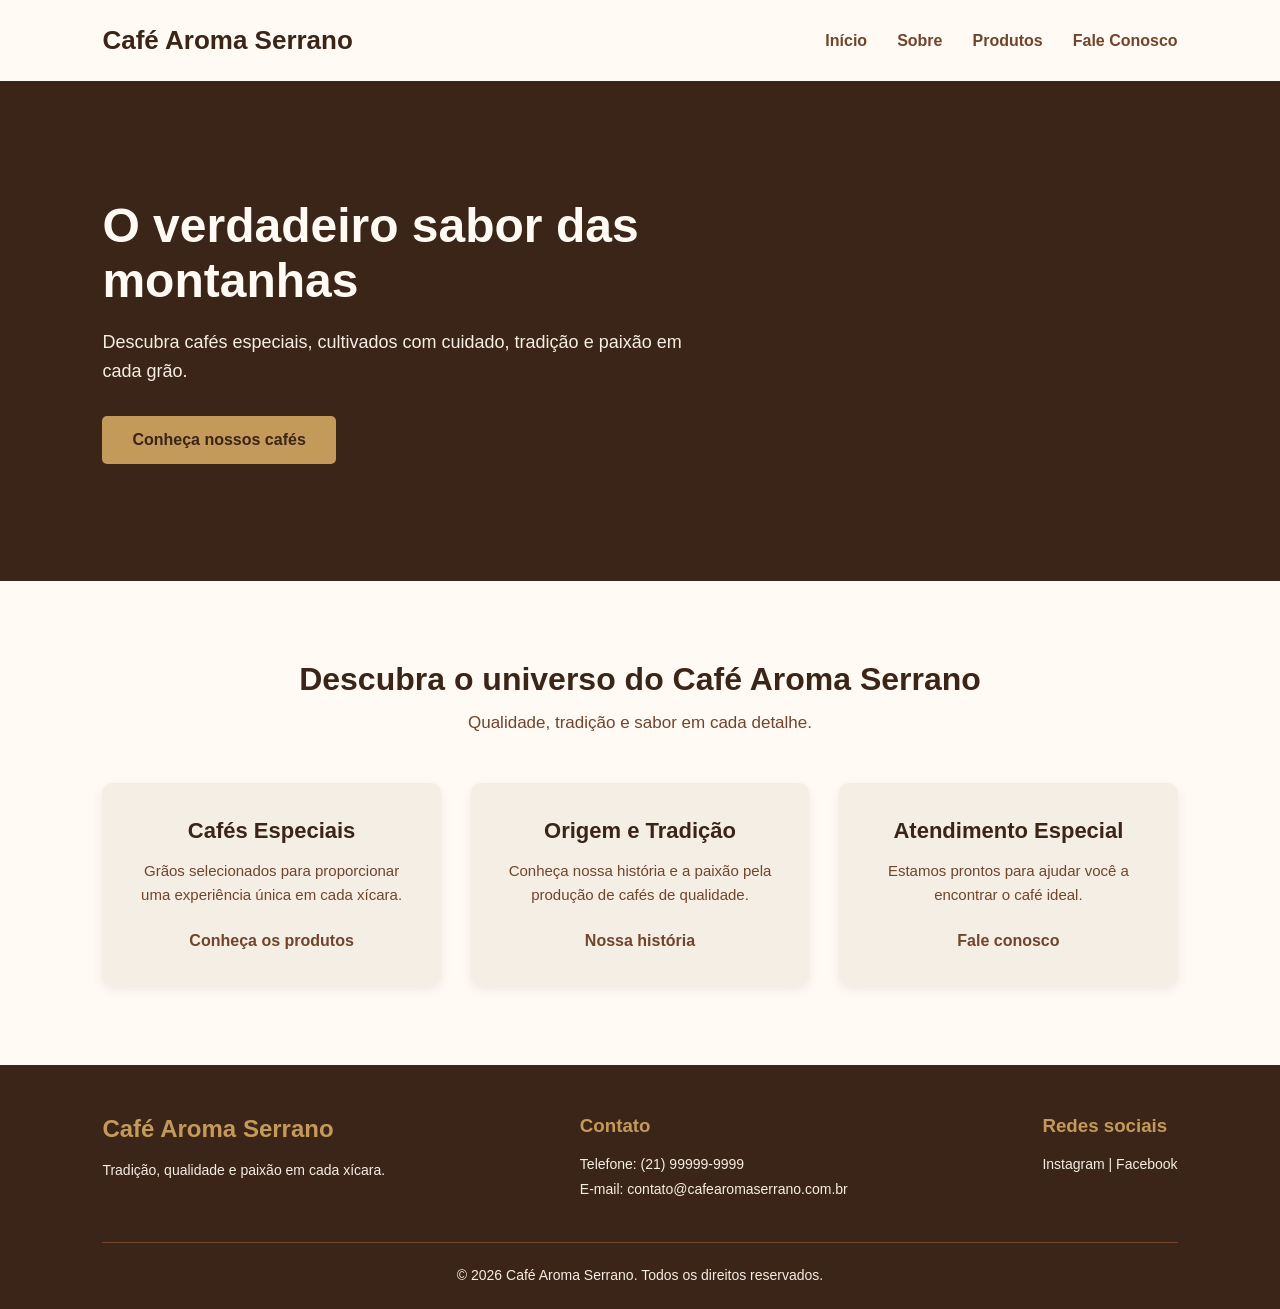
<file: index.html>
<!DOCTYPE html>
<html lang="pt-BR">
<head>
    <meta charset="UTF-8">
    <meta name="viewport" content="width=device-width, initial-scale=1.0">
    <title>Café Aroma Serrano</title>
    <link rel="stylesheet" href="css/style.css">
</head>

<body>

    <header class="header">
        <div class="logo">
            <h1>Café Aroma Serrano</h1>
        </div>

             <nav class="menu">
            <!-- <div class="logo">: agrupa o nome da cafeteria. -->
                <a href="index.html">Início</a>
                <a href="sobre.html">Sobre</a>
                <a href="produtos.html">Produtos</a>
                <a href="contato.html">Fale Conosco</a>
             </nav>

    </header>

    <main>

        <section class="banner">

            <div class="banner-conteudo">

            <h2>O verdadeiro sabor das montanhas</h2>

                     <p>
                     Descubra cafés especiais, cultivados com cuidado,
                     tradição e paixão em cada grão.
                     </p>
                      <a href="produtos.html" class="botao">
                     Conheça nossos cafés
                      </a>

             </div>

         </section>

        <section class="destaques">

        <div class="titulo-secao">
        <h2>Descubra o universo do Café Aroma Serrano</h2>

        <p>
            Qualidade, tradição e sabor em cada detalhe.
        </p>
         </div>

        <div class="cards-container">

        <div class="card">
            <h3>Cafés Especiais</h3>

            <p>
                Grãos selecionados para proporcionar
                uma experiência única em cada xícara.
            </p>

            <a href="produtos.html">Conheça os produtos</a>
        </div>

        <div class="card">
            <h3>Origem e Tradição</h3>

            <p>
                Conheça nossa história e a paixão
                pela produção de cafés de qualidade.
            </p>

            <a href="sobre.html">Nossa história</a>
        </div>

        <div class="card">
            <h3>Atendimento Especial</h3>

            <p>
                Estamos prontos para ajudar você
                a encontrar o café ideal.
            </p>

            <a href="contato.html">Fale conosco</a>
        </div>

        </div>

        </section>

    </main>

    <footer class="footer">

        <div class="footer-conteudo">

        <div class="footer-logo">
            <h2>Café Aroma Serrano</h2>

            <p>
                Tradição, qualidade e paixão em cada xícara.
            </p>
        </div>

        <div class="footer-contato">
            <h3>Contato</h3>

            <p>Telefone: (21) 99999-9999</p>
            <p>E-mail: contato@cafearomaserrano.com.br</p>
        </div>

        <div class="footer-redes">
            <h3>Redes sociais</h3>

            <p>Instagram | Facebook</p>
        </div>

         </div>

        <div class="footer-final">
        <p>
            © <span id="ano-atual"></span> Café Aroma Serrano.
            Todos os direitos reservados.
        </p>
         </div>

    </footer>
    <script src="js/script.js"></script>
</body>

</html>
</file>
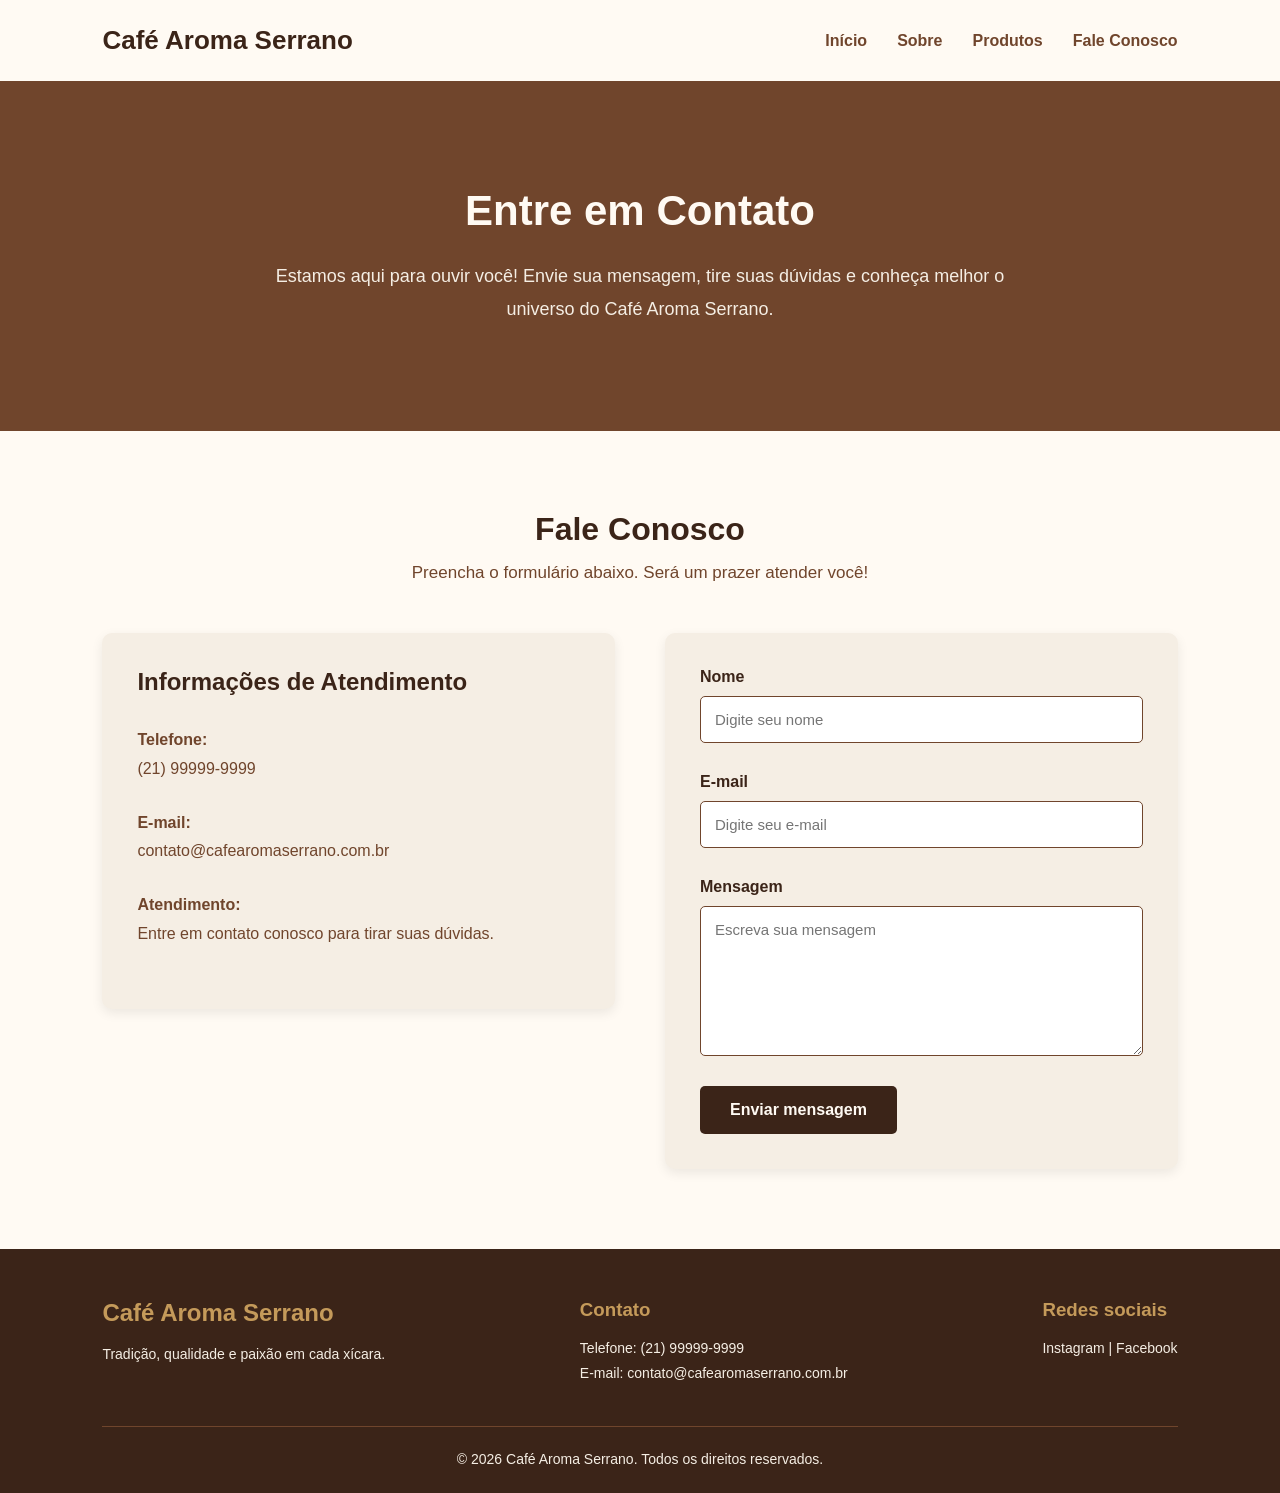
<file: contato.html>
<!DOCTYPE html>
<html lang="pt-BR">
<head>
    <meta charset="UTF-8">
    <meta name="viewport" content="width=device-width, initial-scale=1.0">
    <title>Contato | Café Aroma Serrano</title>
    <link rel="stylesheet" href="css/style.css">
</head>

<body>

    <header class="header">
        <div class="logo">
            <h1>Café Aroma Serrano</h1>
        </div>

             <nav class="menu">
            <!-- <div class="logo">: agrupa o nome da cafeteria. -->
                <a href="index.html">Início</a>
                <a href="sobre.html">Sobre</a>
                <a href="produtos.html">Produtos</a>
                <a href="contato.html">Fale Conosco</a>
             </nav>

    </header>

    <main>
        <section class="contato-banner">

            <div class="contato-banner-conteudo">

                <h2>Entre em Contato</h2>

                    <p>
                        Estamos aqui para ouvir você!
                        Envie sua mensagem, tire suas dúvidas
                        e conheça melhor o universo do Café Aroma Serrano.
                    </p>

            </div>

        </section>

        <section class="contato">

            <div class="titulo-secao">

                <h2>Fale Conosco</h2>

                    <p>
                        Preencha o formulário abaixo.
                        Será um prazer atender você!
                    </p>

            </div>

            <div class="contato-container">
                <div class="contato-informacoes">

                    <h3>Informações de Atendimento</h3>

                    <p>
                        <strong>Telefone:</strong><br>
                        (21) 99999-9999
                    </p>

                    <p>
                        <strong>E-mail:</strong><br>
                        contato@cafearomaserrano.com.br
                    </p>

                    <p>
                        <strong>Atendimento:</strong><br>
                        Entre em contato conosco para tirar suas dúvidas.
                    </p>

                </div>
                
                <form id="form-contato">

                    <div class="campo-formulario">
                        <label for="nome">Nome</label>
                        <input type="text" id="nome" name="nome"
                            placeholder="Digite seu nome">

                        <small class="erro"></small>
                    </div>

                    <div class="campo-formulario">
                        <label for="email">E-mail</label>
                        <input type="email" id="email" name="email"
                            placeholder="Digite seu e-mail">

                        <small class="erro"></small>
                    </div>

                    <div class="campo-formulario">
                        <label for="mensagem">Mensagem</label>
                        <textarea id="mensagem" name="mensagem"
                            placeholder="Escreva sua mensagem"></textarea>

                        <small class="erro"></small>
                    </div>

                    <button type="submit" class="botao-enviar">
                        Enviar mensagem
                    </button>

                    <p id="mensagem-sucesso"></p>

                </form>

            </div>

        </section>
      
    </main>

    <footer class="footer">

        <div class="footer-conteudo">

        <div class="footer-logo">
            <h2>Café Aroma Serrano</h2>

            <p>
                Tradição, qualidade e paixão em cada xícara.
            </p>
        </div>

        <div class="footer-contato">
            <h3>Contato</h3>

            <p>Telefone: (21) 99999-9999</p>
            <p>E-mail: contato@cafearomaserrano.com.br</p>
        </div>

        <div class="footer-redes">
            <h3>Redes sociais</h3>

            <p>Instagram | Facebook</p>
        </div>

         </div>

        <div class="footer-final">
        <p>
            © <span id="ano-atual"></span> Café Aroma Serrano.
            Todos os direitos reservados.
        </p>
         </div>

    </footer>
    <script src="js/script.js"></script>
</body>

</html>
</file>
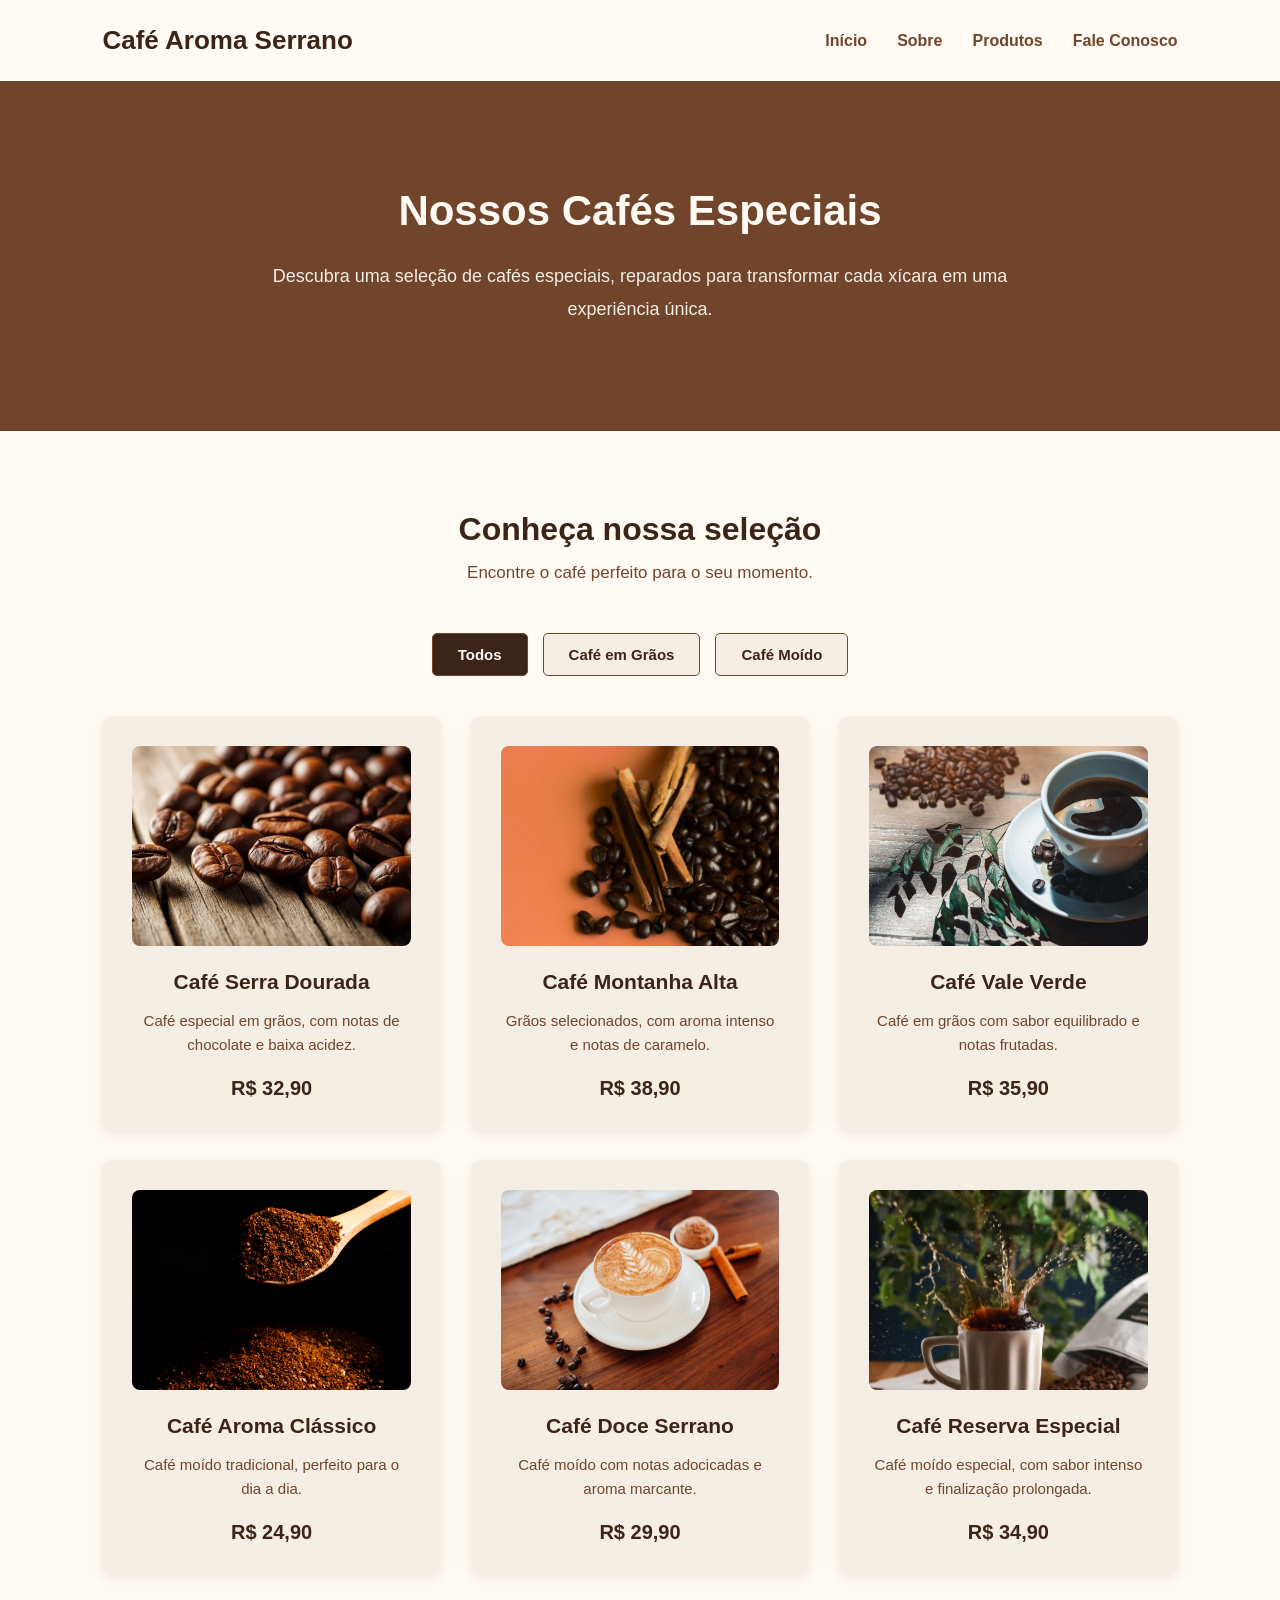
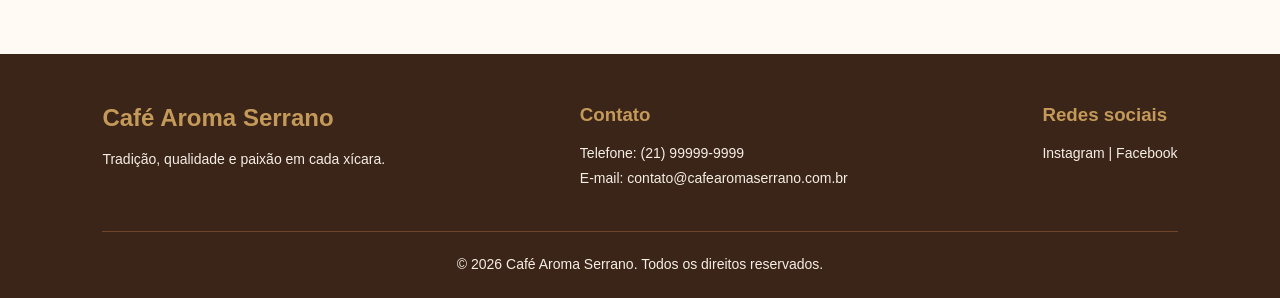
<file: produtos.html>
<!DOCTYPE html>
<html lang="pt-BR">
<head>
    <meta charset="UTF-8">
    <meta name="viewport" content="width=device-width, initial-scale=1.0">
    <title>Produtos | Café Aroma Serrano</title>
    <link rel="stylesheet" href="css/style.css">
</head>

<body>

    <header class="header">
        <div class="logo">
            <h1>Café Aroma Serrano</h1>
        </div>

             <nav class="menu">
            <!-- <div class="logo">: agrupa o nome da cafeteria. -->
                <a href="index.html">Início</a>
                <a href="sobre.html">Sobre</a>
                <a href="produtos.html">Produtos</a>
                <a href="contato.html">Fale Conosco</a>
             </nav>

    </header>

    <main>

        <section class="produtos-banner">

            <div class="produtos-banner-conteudo">

                <h2>Nossos Cafés Especiais</h2>

                <p>
                Descubra uma seleção de cafés especiais,
                reparados para transformar cada xícara
                em uma experiência única.
                </p>

            </div>

        </section>

        <section class="produtos">

            <div class="titulo-secao">

                <h2>Conheça nossa seleção</h2>

                    <p>
                        Encontre o café perfeito para o seu momento.
                    </p>

            </div>

            <div class="filtros-produtos">

                <button class="filtro ativo" data-categoria="todos">
                    Todos
                </button>

                <button class="filtro" data-categoria="graos">
                    Café em Grãos
                </button>

                <button class="filtro" data-categoria="moido">
                    Café Moído
                </button>
                
            </div>

            <div class="produtos-container">

            <div class="produto-card" data-categoria="graos">
                <img src="img/cafe-serra-dourada.jpg" alt="Grãos de café Serra Dourada">
                <h3>Café Serra Dourada</h3>

                    <p>
                        Café especial em grãos, com notas de chocolate
                        e baixa acidez.
                    </p>

                        <span>R$ 32,90</span>

            </div>

            <div class="produto-card" data-categoria="graos">
                <img src="img/cafe-montanha-alta.jpg" alt="Grãos de café Montanha Alta">
                <h3>Café Montanha Alta</h3>

                    <p>
                        Grãos selecionados, com aroma intenso
                        e notas de caramelo.
                    </p>

                        <span>R$ 38,90</span>

            </div>

            <div class="produto-card" data-categoria="graos">
                <img src="img/cafe-vale-verde.jpg" alt="Grãos de café Vale Verde">
                <h3>Café Vale Verde</h3>

                <p>
                    Café em grãos com sabor equilibrado
                    e notas frutadas.
                </p>

                    <span>R$ 35,90</span>

            </div>

            <div class="produto-card" data-categoria="moido">
                <img src="img/cafe-aroma-classico.jpg" alt="Café Aroma Clássico moído">
                <h3>Café Aroma Clássico</h3>

                <p>
                    Café moído tradicional, perfeito
                    para o dia a dia.
                </p>

                    <span>R$ 24,90</span>

            </div>

            <div class="produto-card" data-categoria="moido">
                <img src="img/cafe-doce-serrano.jpg" alt="Café Doce Serrano moído">
                <h3>Café Doce Serrano</h3>

                <p>
                    Café moído com notas adocicadas
                    e aroma marcante.
                </p>

                    <span>R$ 29,90</span>

            </div>

            <div class="produto-card" data-categoria="moido">
             <img src="img/cafe-reserva-especial.jpg" alt="Café Reserva Especial moído">   
            <h3>Café Reserva Especial</h3>

                <p>
                    Café moído especial, com sabor intenso
                    e finalização prolongada.
                </p>

                    <span>R$ 34,90</span>

            </div>

            </div>
        </section>

    </main>

    <footer class="footer">

        <div class="footer-conteudo">

        <div class="footer-logo">
            <h2>Café Aroma Serrano</h2>

            <p>
                Tradição, qualidade e paixão em cada xícara.
            </p>
        </div>

        <div class="footer-contato">
            <h3>Contato</h3>

            <p>Telefone: (21) 99999-9999</p>
            <p>E-mail: contato@cafearomaserrano.com.br</p>
        </div>

        <div class="footer-redes">
            <h3>Redes sociais</h3>

            <p>Instagram | Facebook</p>
        </div>

         </div>

        <div class="footer-final">
        <p>
            © <span id="ano-atual"></span> Café Aroma Serrano.
            Todos os direitos reservados.
        </p>
         </div>

    </footer>
    <script src="js/script.js"></script>
</body>

</html>
</file>
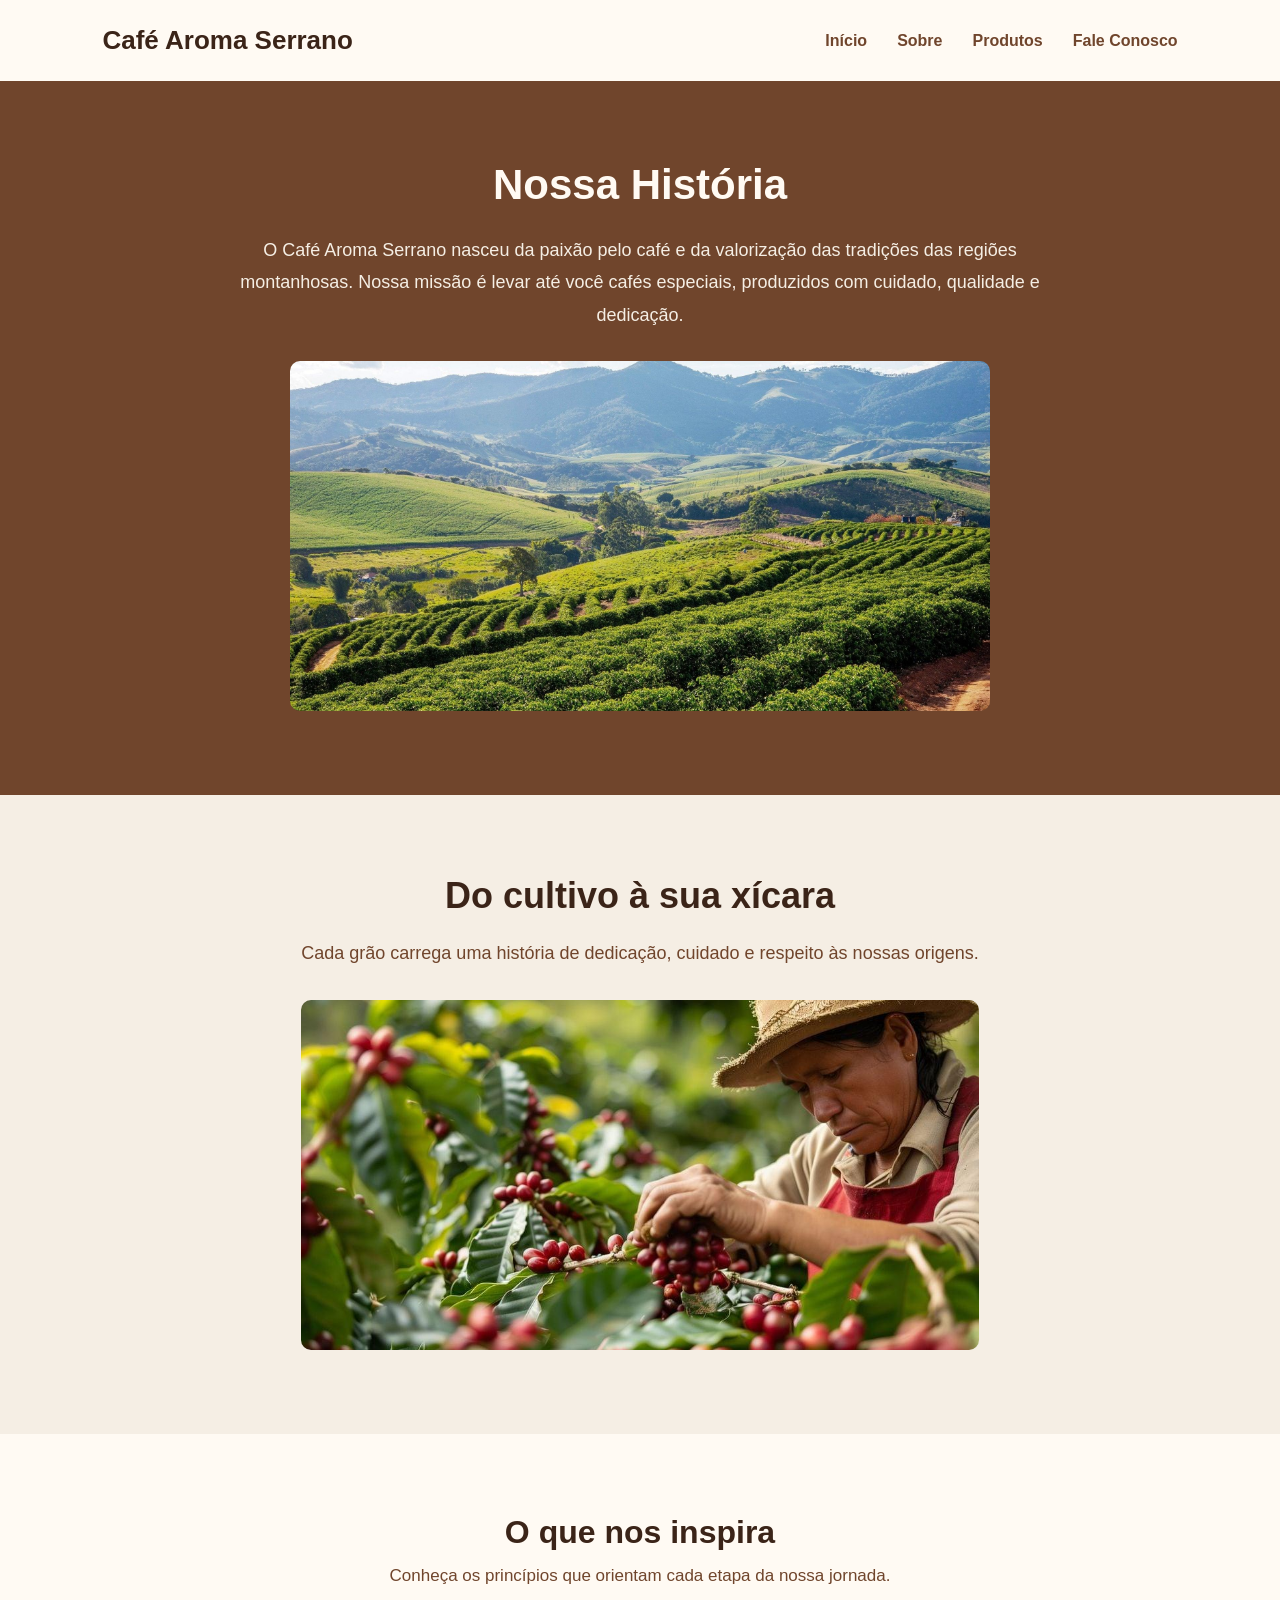
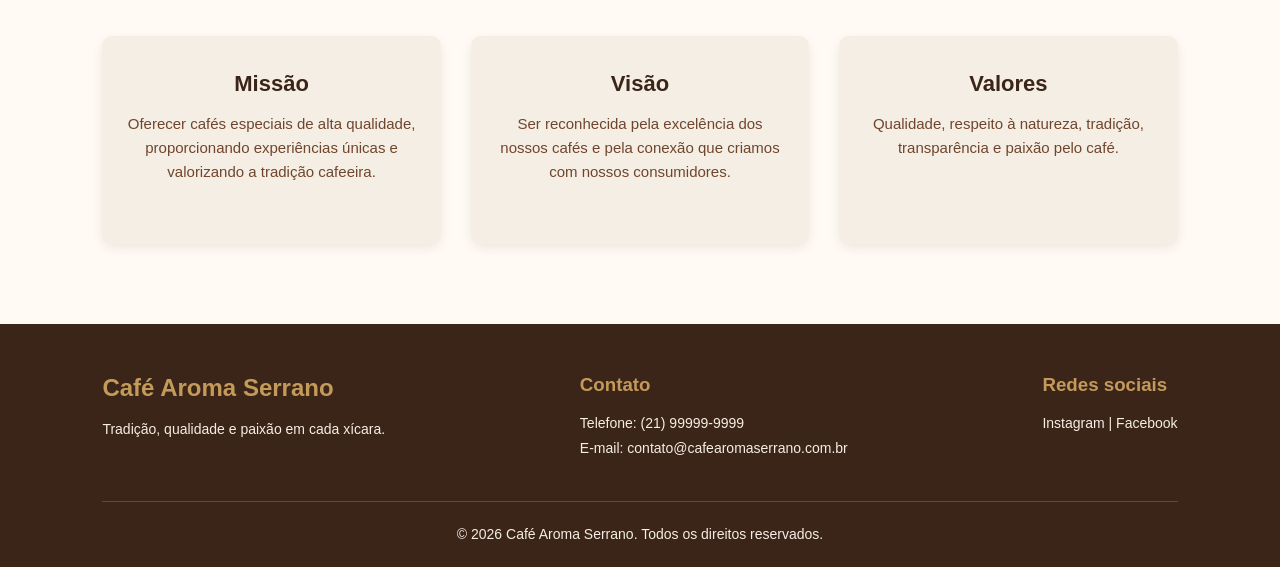
<file: sobre.html>
<!DOCTYPE html>
<html lang="pt-BR">
<head>
    <meta charset="UTF-8">
    <meta name="viewport" content="width=device-width, initial-scale=1.0">
    <title>Sobre | Café Aroma Serrano</title>
    <link rel="stylesheet" href="css/style.css">
</head>

<body>

    <header class="header">
        <div class="logo">
            <h1>Café Aroma Serrano</h1>
        </div>

             <nav class="menu">
            <!-- <div class="logo">: agrupa o nome da cafeteria. -->
                <a href="index.html">Início</a>
                <a href="sobre.html">Sobre</a>
                <a href="produtos.html">Produtos</a>
                <a href="contato.html">Fale Conosco</a>
             </nav>

    </header>

    <main>
        <section class="sobre-banner">

            <div class="sobre-conteudo">

                 <h2> Nossa História </h2>

                      <p>
                            O Café Aroma Serrano nasceu da paixão pelo café
                            e da valorização das tradições das regiões
                            montanhosas. Nossa missão é levar até você
                            cafés especiais, produzidos com cuidado,
                            qualidade e dedicação.
                      </p>
                    <img src="img/plantacao-cafe.jpg" alt="Plantação de café nas montanhas">
            </div>

        </section>

        <section class="sobre-imagem">

            <div class="sobre-imagem-conteudo">
                <h2>Do cultivo à sua xícara</h2>

                    <p>
                    Cada grão carrega uma história de dedicação,
                    cuidado e respeito às nossas origens.
                    </p>
                    <img src="img/colheita-cafe.jpg" alt="Colheita de grãos de café">
            </div>

</section>




        <section class="missao-valores">

            <div class="titulo-secao">
                <h2>O que nos inspira</h2>

                     <p>
                        Conheça os princípios que orientam
                        cada etapa da nossa jornada.
                    </p>
            </div>

            <div class="cards-container">

            <div class="card">
                <h3>Missão</h3>

                    <p>
                    Oferecer cafés especiais de alta qualidade,
                    proporcionando experiências únicas e
                    valorizando a tradição cafeeira.
                    </p>
            </div>

            <div class="card">
                <h3>Visão</h3>

                    <p>
                    Ser reconhecida pela excelência dos nossos
                    cafés e pela conexão que criamos com
                    nossos consumidores.
                    </p>
            </div>

            <div class="card">
                <h3>Valores</h3>

                    <p>
                    Qualidade, respeito à natureza, tradição,
                    transparência e paixão pelo café.
                    </p>
            </div>

            

        </section>
       

    </main>

    <footer class="footer">

        <div class="footer-conteudo">

        <div class="footer-logo">
            <h2>Café Aroma Serrano</h2>

            <p>
                Tradição, qualidade e paixão em cada xícara.
            </p>
        </div>

        <div class="footer-contato">
            <h3>Contato</h3>

            <p>Telefone: (21) 99999-9999</p>
            <p>E-mail: contato@cafearomaserrano.com.br</p>
        </div>

        <div class="footer-redes">
            <h3>Redes sociais</h3>

            <p>Instagram | Facebook</p>
        </div>

         </div>

        <div class="footer-final">
        <p>
            © <span id="ano-atual"></span> Café Aroma Serrano.
            Todos os direitos reservados.
        </p>
         </div>

    </footer>
    <script src="js/script.js"></script>
</body>

</html>
</file>
<file: css/style.css>
/* Configurações gerais */
* {
/* *: aplica configurações a todos os elementos. */
/* margin e padding: removem os espaçamentos padrões. */
    margin: 0;
    padding: 0;
    box-sizing: border-box;
    /* box-sizing: facilita o controle das dimensões dos elementos. */
}

/* Cores principais do projeto */
:root {
/* :root: permite criar variáveis que podemos reutilizar no CSS. */
    --marrom-escuro: #3b2418;
    --marrom: #70452c;
    --bege: #f5eee4;
    --creme: #fffaf3;
    --dourado: #c49a5a;
}

/* Configuração do corpo da página */
body {
    background-color: var(--bege);
    color: var(--marrom-escuro);
    font-family: Arial, sans-serif;
    /* font-family: define a fonte utilizada no site. */
}

/* Cabeçalho */
.header {
    width: 100%;
    padding: 25px 8%;
    background-color: var(--creme);

    display: flex;
    justify-content: space-between;
    align-items: center;
}

/* Logo */
.logo h1 {
    color: var(--marrom-escuro);
    font-size: 26px;
}

/* Menu de navegação */
.menu {
    display: flex;
    gap: 30px;
}

/* Links do menu */
.menu a {
    color: var(--marrom);
    text-decoration: none;
    font-size: 16px;
    font-weight: bold;
}

/* Efeito ao passar o mouse nos links */
.menu a {
    transition: 0.3s;
}

.menu a:hover {
    color: var(--dourado);
}

/* Banner principal */
.banner {
    width: 100%;
    min-height: 500px;
    padding: 80px 8%;

    background-color: var(--marrom-escuro);

    display: flex;
    align-items: center;
}

/* Conteúdo do banner */
.banner-conteudo {
    max-width: 600px;
}

/* Título do banner */
.banner-conteudo h2 {
    color: var(--creme);
    font-size: 48px;
    margin-bottom: 20px;
}

/* Texto do banner */
.banner-conteudo p {
    color: var(--bege);
    font-size: 18px;
    line-height: 1.6;
    margin-bottom: 30px;
}

/* Botão do banner */
.botao {
    display: inline-block;
    padding: 15px 30px;

    background-color: var(--dourado);
    color: var(--marrom-escuro);

    text-decoration: none;
    font-weight: bold;
    border-radius: 5px;

    transition: 0.3s;
}

/* Efeito do botão */
.botao:hover {
    background-color: var(--creme);
}

/* Seção de destaques */
.destaques {
    padding: 80px 8%;
    background-color: var(--creme);
}

/* Título da seção */
.titulo-secao {
    text-align: center;
    margin-bottom: 50px;
}

.titulo-secao h2 {
    font-size: 32px;
    color: var(--marrom-escuro);
    margin-bottom: 15px;
}

.titulo-secao p {
    font-size: 17px;
    color: var(--marrom);
}

/* Container dos cards */
.cards-container {
    display: flex;
    justify-content: center;
    gap: 30px;
}

/* Cada card */
.card {
    background-color: var(--bege);
    padding: 35px 25px;
    border-radius: 10px;

    flex: 1;
    text-align: center;

    box-shadow: 0 4px 12px rgba(0, 0, 0, 0.08);
}

/* Título dos cards */
.card h3 {
    color: var(--marrom-escuro);
    font-size: 22px;
    margin-bottom: 15px;
}

/* Descrição dos cards */
.card p {
    color: var(--marrom);
    font-size: 15px;
    line-height: 1.6;
    margin-bottom: 25px;
}

/* Links dos cards */
.card a {
    color: var(--marrom);
    font-weight: bold;
    text-decoration: none;
    transition: 0.3s;
}

.card a:hover {
    color: var(--dourado);
}

/* Rodapé */
.footer {
    background-color: var(--marrom-escuro);
    color: var(--creme);
    padding: 50px 8% 20px;
}

/* Conteúdo do rodapé */
.footer-conteudo {
    display: flex;
    justify-content: space-between;
    gap: 40px;
    margin-bottom: 40px;
}

/* Títulos do rodapé */
.footer h2,
.footer h3 {
    margin-bottom: 15px;
    color: var(--dourado);
}

/* Textos do rodapé */
.footer p {
    font-size: 14px;
    line-height: 1.8;
    color: var(--bege);
}

/* Parte final do rodapé */
.footer-final {
    border-top: 1px solid var(--marrom);
    padding-top: 20px;
    text-align: center;
}

/* Banner da página Sobre */
.sobre-banner {
    width: 100%;
    min-height: 350px;
    padding: 80px 8%;

    background-color: var(--marrom);

    display: flex;
    align-items: center;
    justify-content: center;

    text-align: center;
}

/* Conteúdo do banner Sobre */
.sobre-conteudo {
    max-width: 800px;
}

/* Título do banner Sobre */
.sobre-conteudo h2 {
    color: var(--creme);
    font-size: 42px;
    margin-bottom: 25px;
}

/* Texto do banner Sobre */
.sobre-conteudo p {
    color: var(--bege);
    font-size: 18px;
    line-height: 1.8;
}

/* Seção de imagem da página Sobre */
.sobre-imagem {
    width: 100%;
    min-height: 350px;
    padding: 80px 8%;

    background-color: var(--bege);

    display: flex;
    align-items: center;
    justify-content: center;

    text-align: center;
}

/* Conteúdo da seção de imagem */
.sobre-imagem-conteudo {
    max-width: 700px;
}

/* Título da seção */
.sobre-imagem-conteudo h2 {
    color: var(--marrom-escuro);
    font-size: 36px;
    margin-bottom: 20px;
}

/* Texto da seção */
.sobre-imagem-conteudo p {
    color: var(--marrom);
    font-size: 18px;
    line-height: 1.8;
}

/* Seção Missão, Visão e Valores */
.missao-valores {
    padding: 80px 8%;
    background-color: var(--creme);
}

/* Imagem da página Sobre */
.sobre-conteudo img {
    width: 100%;
    max-width: 700px;
    height: 350px;

    object-fit: cover;

    margin-top: 30px;
    border-radius: 10px;
}

/* Imagem da seção Do cultivo à sua xícara */
.sobre-imagem-conteudo img {
    width: 100%;
    max-width: 700px;
    height: 350px;

    object-fit: cover;

    margin-top: 30px;
    border-radius: 10px;
}

/* Banner da página Produtos */
.produtos-banner {
    width: 100%;
    min-height: 350px;
    padding: 80px 8%;

    background-color: var(--marrom);

    display: flex;
    align-items: center;
    justify-content: center;

    text-align: center;
}

/* Conteúdo do banner */
.produtos-banner-conteudo {
    max-width: 800px;
}

/* Título do banner */
.produtos-banner-conteudo h2 {
    color: var(--creme);
    font-size: 42px;
    margin-bottom: 25px;
}

/* Texto do banner */
.produtos-banner-conteudo p {
    color: var(--bege);
    font-size: 18px;
    line-height: 1.8;
}

/* Seção de produtos */
.produtos {
    padding: 80px 8%;
    background-color: var(--creme);
}

/* Área dos filtros */
.filtros-produtos {
    display: flex;
    justify-content: center;
    gap: 15px;
    margin-bottom: 40px;
}

/* Botões de filtro */
.filtro {
    padding: 12px 25px;

    background-color: var(--bege);
    color: var(--marrom-escuro);

    border: 1px solid var(--marrom);
    border-radius: 5px;

    font-size: 15px;
    font-weight: bold;

    cursor: pointer;
    transition: 0.3s;
}

/* Efeito ao passar o mouse */
.filtro:hover {
    background-color: var(--dourado);
}

/* Categoria selecionada */
.filtro.ativo {
    background-color: var(--marrom-escuro);
    color: var(--creme);
}

/* Grade de produtos */
.produtos-container {
    display: grid;
    grid-template-columns: repeat(3, 1fr);
    gap: 30px;
}

/* Card individual de cada produto */
.produto-card {
    background-color: var(--bege);
    padding: 30px;
    border-radius: 10px;

    text-align: center;

    box-shadow: 0 4px 12px rgba(0, 0, 0, 0.08);

    transition: 0.3s;
}

/* Efeito ao passar o mouse no card */
.produto-card:hover {
    transform: translateY(-5px);
    box-shadow: 0 8px 18px rgba(0, 0, 0, 0.15);
}

/* Nome do produto */
.produto-card h3 {
    color: var(--marrom-escuro);
    font-size: 21px;
    margin-bottom: 15px;
}

/* Descrição do produto */
.produto-card p {
    color: var(--marrom);
    font-size: 15px;
    line-height: 1.6;
    margin-bottom: 20px;
}

/* Preço do produto */
.produto-card span {
    color: var(--marrom-escuro);
    font-size: 20px;
    font-weight: bold;
}

/* Imagens dos produtos */
.produto-card img {
    width: 100%;
    height: 200px;

    object-fit: cover;

    border-radius: 8px;
    margin-bottom: 20px;
}

/* Responsividade da página de produtos */
@media (max-width: 900px) {

    .produtos-container {
        grid-template-columns: repeat(2, 1fr);
    }

}

@media (max-width: 600px) {

    .produtos-container {
        grid-template-columns: 1fr;
    }

    .filtros-produtos {
        flex-wrap: wrap;
    }

    /* Cabeçalho para celulares */
    .header {
        flex-direction: column;
        gap: 20px;
        padding: 20px 5%;
    }

    /* Logo para celulares */
    .logo h1 {
        font-size: 22px;
        text-align: center;
    }

    /* Menu para celulares */
    .menu {
        width: 100%;
        justify-content: center;
        flex-wrap: wrap;
        gap: 15px 20px;
    }

    /* Links do menu */
    .menu a {
        font-size: 14px;
    }

        /* Rodapé para celulares */
    .footer-conteudo {
        flex-direction: column;
        align-items: center;
        text-align: center;
        gap: 30px;
    }

    /* Áreas do rodapé */
    .footer-logo,
    .footer-contato,
    .footer-redes {
        width: 100%;
        text-align: center;
    }

    /* Evita que textos longos ultrapassem a tela */
    .footer p {
        overflow-wrap: anywhere;
    }

    /* Parte final do rodapé */
    .footer-final {
        text-align: center;
    }

        /* Cards das páginas Início e Sobre */
    .cards-container {
        flex-direction: column;
        align-items: center;
    }

    /* Cada card ocupa toda a largura disponível */
    .card {
        width: 100%;
        flex: none;
    }
}

/* Página de contato */

.contato {
    padding: 80px 8%;
    background-color: var(--creme);
}

.contato-container {
    display: flex;
    justify-content: center;
    align-items: flex-start;
    gap: 50px;
    max-width: 1100px;
    margin: 0 auto;
}

/* Formulário de contato */

#form-contato {
    flex: 1;
    background-color: var(--bege);
    padding: 35px;
    border-radius: 10px;
    box-shadow: 0 4px 12px rgba(0, 0, 0, 0.08);
}

/* Campos do formulário */

.campo-formulario {
    display: flex;
    flex-direction: column;
    margin-bottom: 25px;
}

.campo-formulario label {
    color: var(--marrom-escuro);
    font-weight: bold;
    margin-bottom: 10px;
}

.campo-formulario input,
.campo-formulario textarea {
    width: 100%;
    padding: 14px;
    border: 1px solid var(--marrom);
    border-radius: 5px;
    font-size: 15px;
    font-family: Arial, sans-serif;
    outline: none;
}

.campo-formulario textarea {
    min-height: 150px;
    resize: vertical;
}

/* Efeito ao selecionar um campo */

.campo-formulario input:focus,
.campo-formulario textarea:focus {
    border-color: var(--dourado);
    box-shadow: 0 0 5px rgba(196, 154, 90, 0.4);
}

/* Botão de envio */

.botao-enviar {
    padding: 15px 30px;
    background-color: var(--marrom-escuro);
    color: var(--creme);
    border: none;
    border-radius: 5px;
    font-size: 16px;
    font-weight: bold;
    cursor: pointer;
    transition: 0.3s;
}

.botao-enviar:hover {
    background-color: var(--dourado);
    color: var(--marrom-escuro);
}

/* Informações de contato */

.contato-informacoes {
    flex: 1;
    padding: 35px;
    background-color: var(--bege);
    border-radius: 10px;
    box-shadow: 0 4px 12px rgba(0, 0, 0, 0.08);
}

.contato-informacoes h3 {
    color: var(--marrom-escuro);
    font-size: 24px;
    margin-bottom: 30px;
}

.contato-informacoes p {
    color: var(--marrom);
    font-size: 16px;
    line-height: 1.8;
    margin-bottom: 25px;
}

/* Mensagens de validação */

.erro {
    color: #c0392b;
    font-size: 13px;
    margin-top: 5px;
}

.mensagem-sucesso {
    color: #267a3e;
    font-size: 15px;
    font-weight: bold;
    margin-top: 20px;
}

/* Responsividade da página de contato */

@media (max-width: 768px) {

    .contato-container {
        flex-direction: column;
        gap: 30px;
    }

    #form-contato,
    .contato-informacoes {
        width: 100%;
    }

    .contato {
        padding: 50px 5%;
    }

}

/* Banner da página de contato */

.contato-banner {
    width: 100%;
    min-height: 350px;
    padding: 80px 8%;
    background-color: var(--marrom);
    display: flex;
    align-items: center;
    justify-content: center;
    text-align: center;
}

.contato-banner-conteudo {
    max-width: 800px;
}

.contato-banner-conteudo h2 {
    color: var(--creme);
    font-size: 42px;
    margin-bottom: 25px;
}

.contato-banner-conteudo p {
    color: var(--bege);
    font-size: 18px;
    line-height: 1.8;
}
</file>
